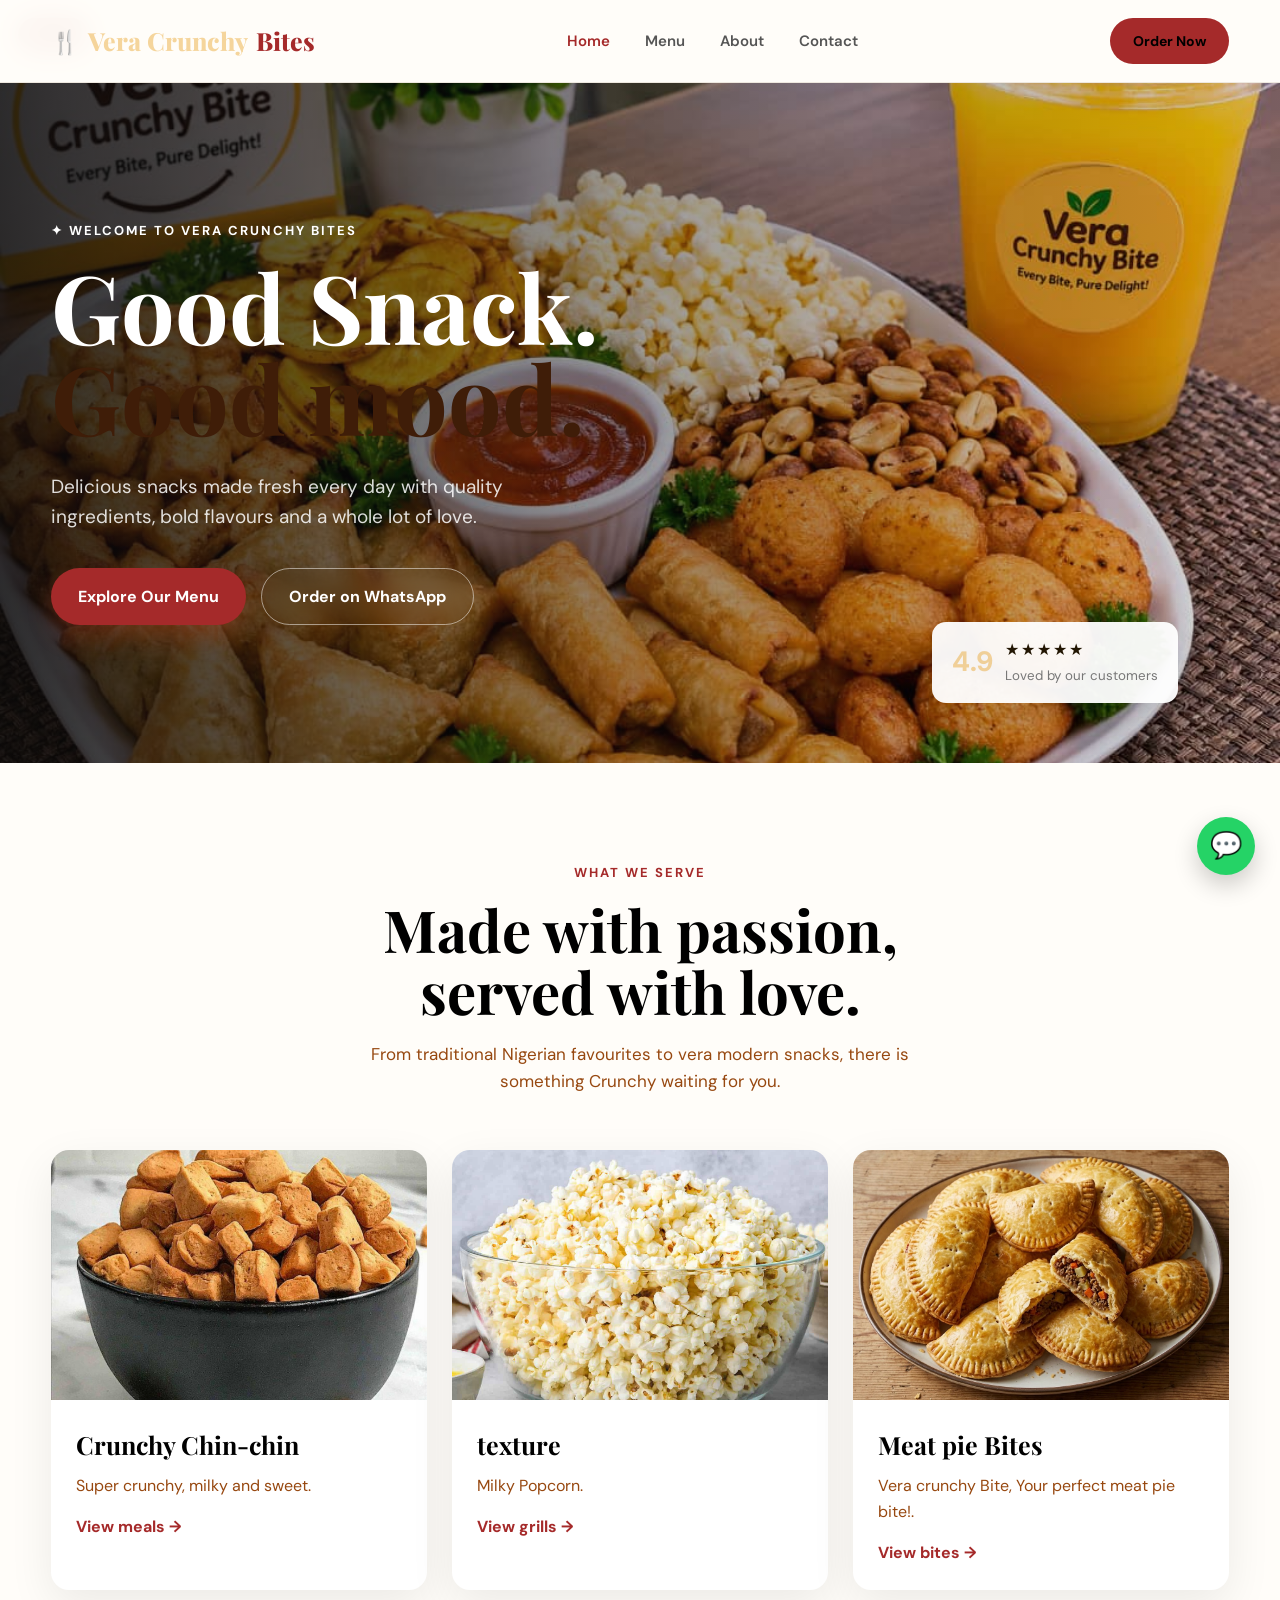
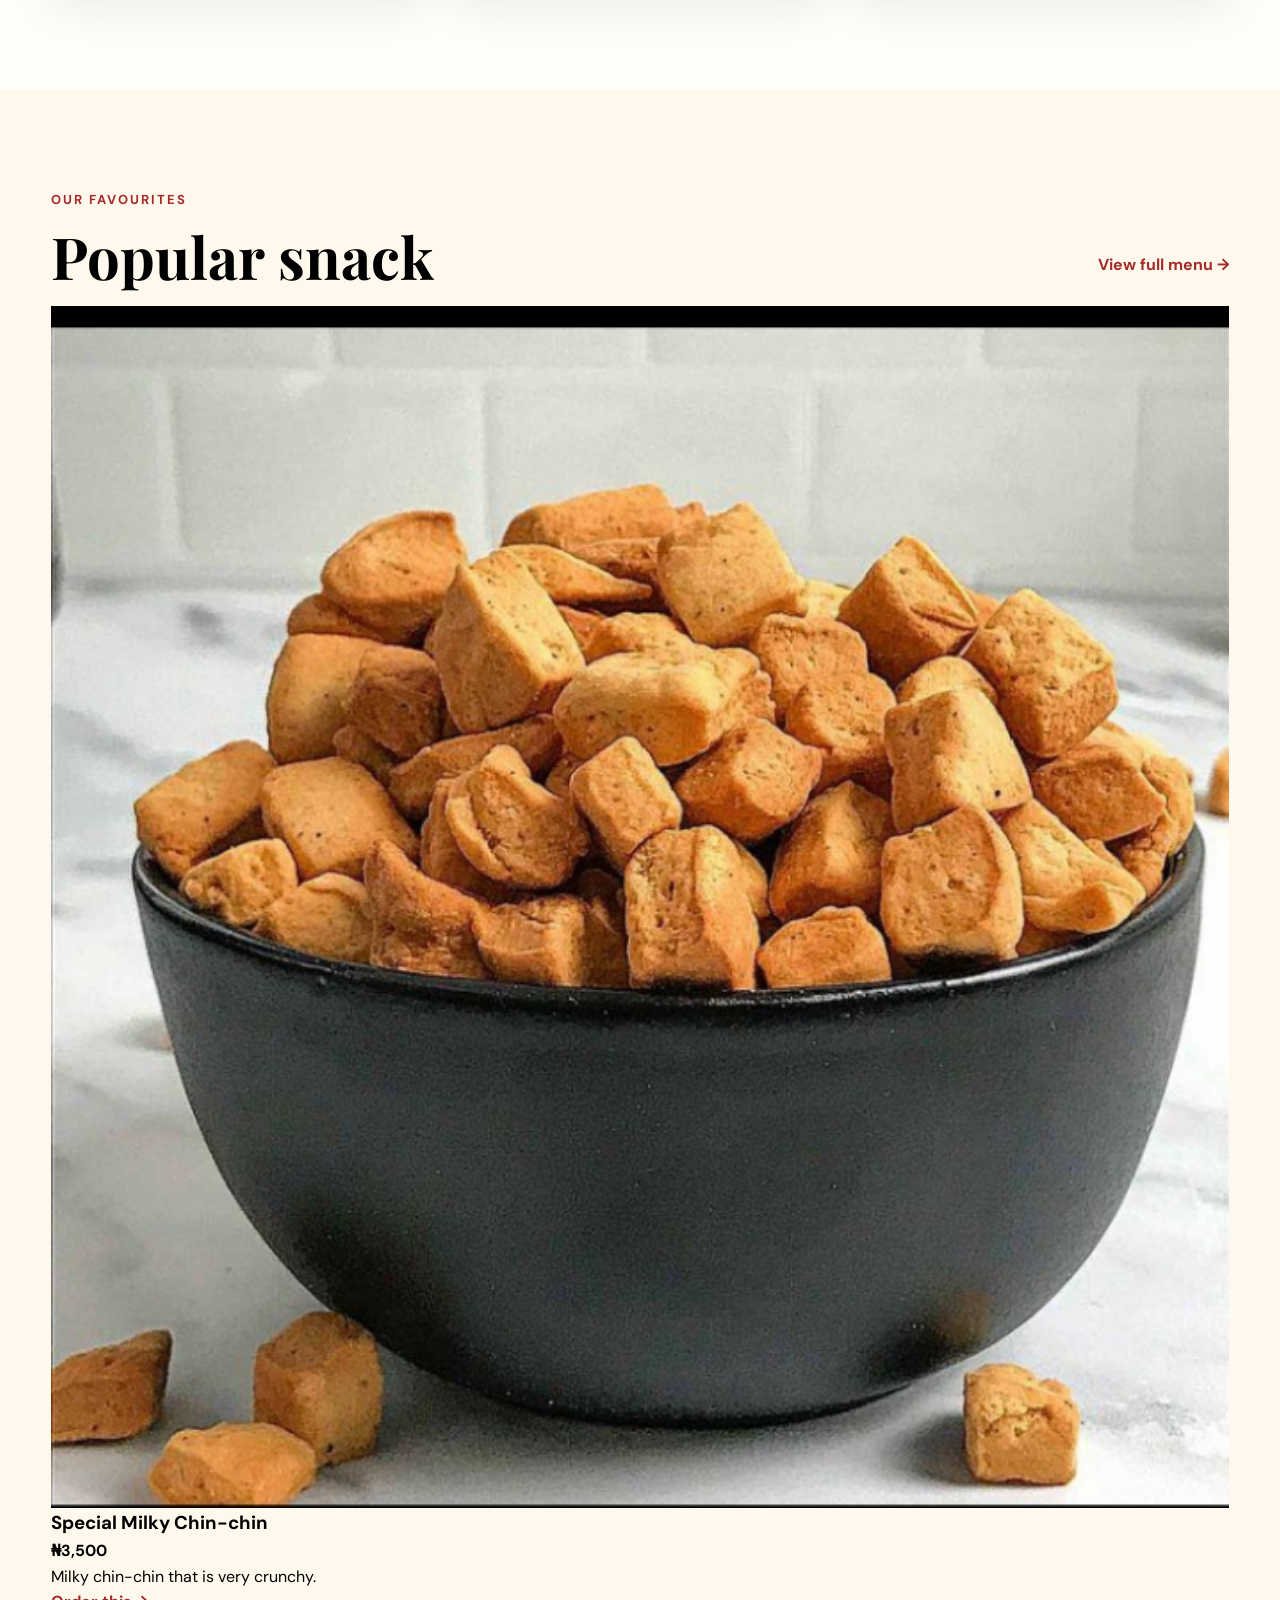
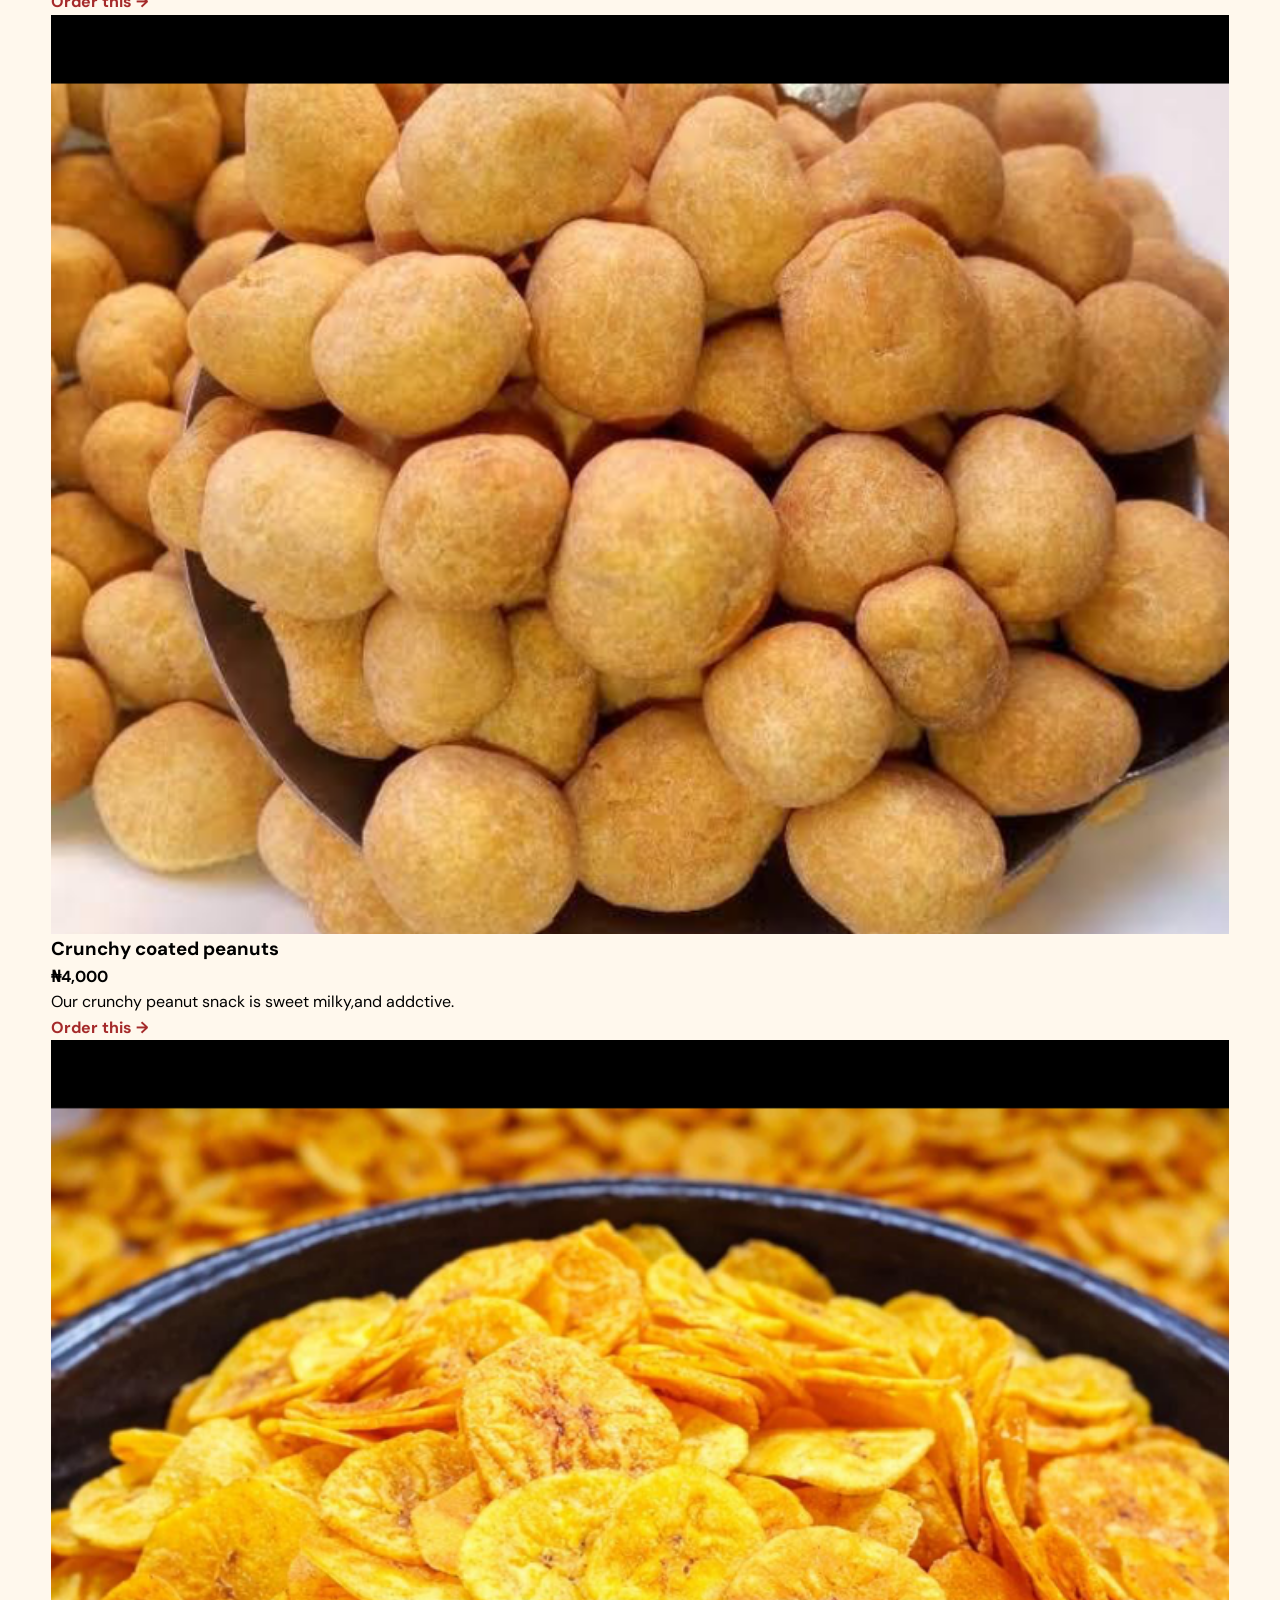
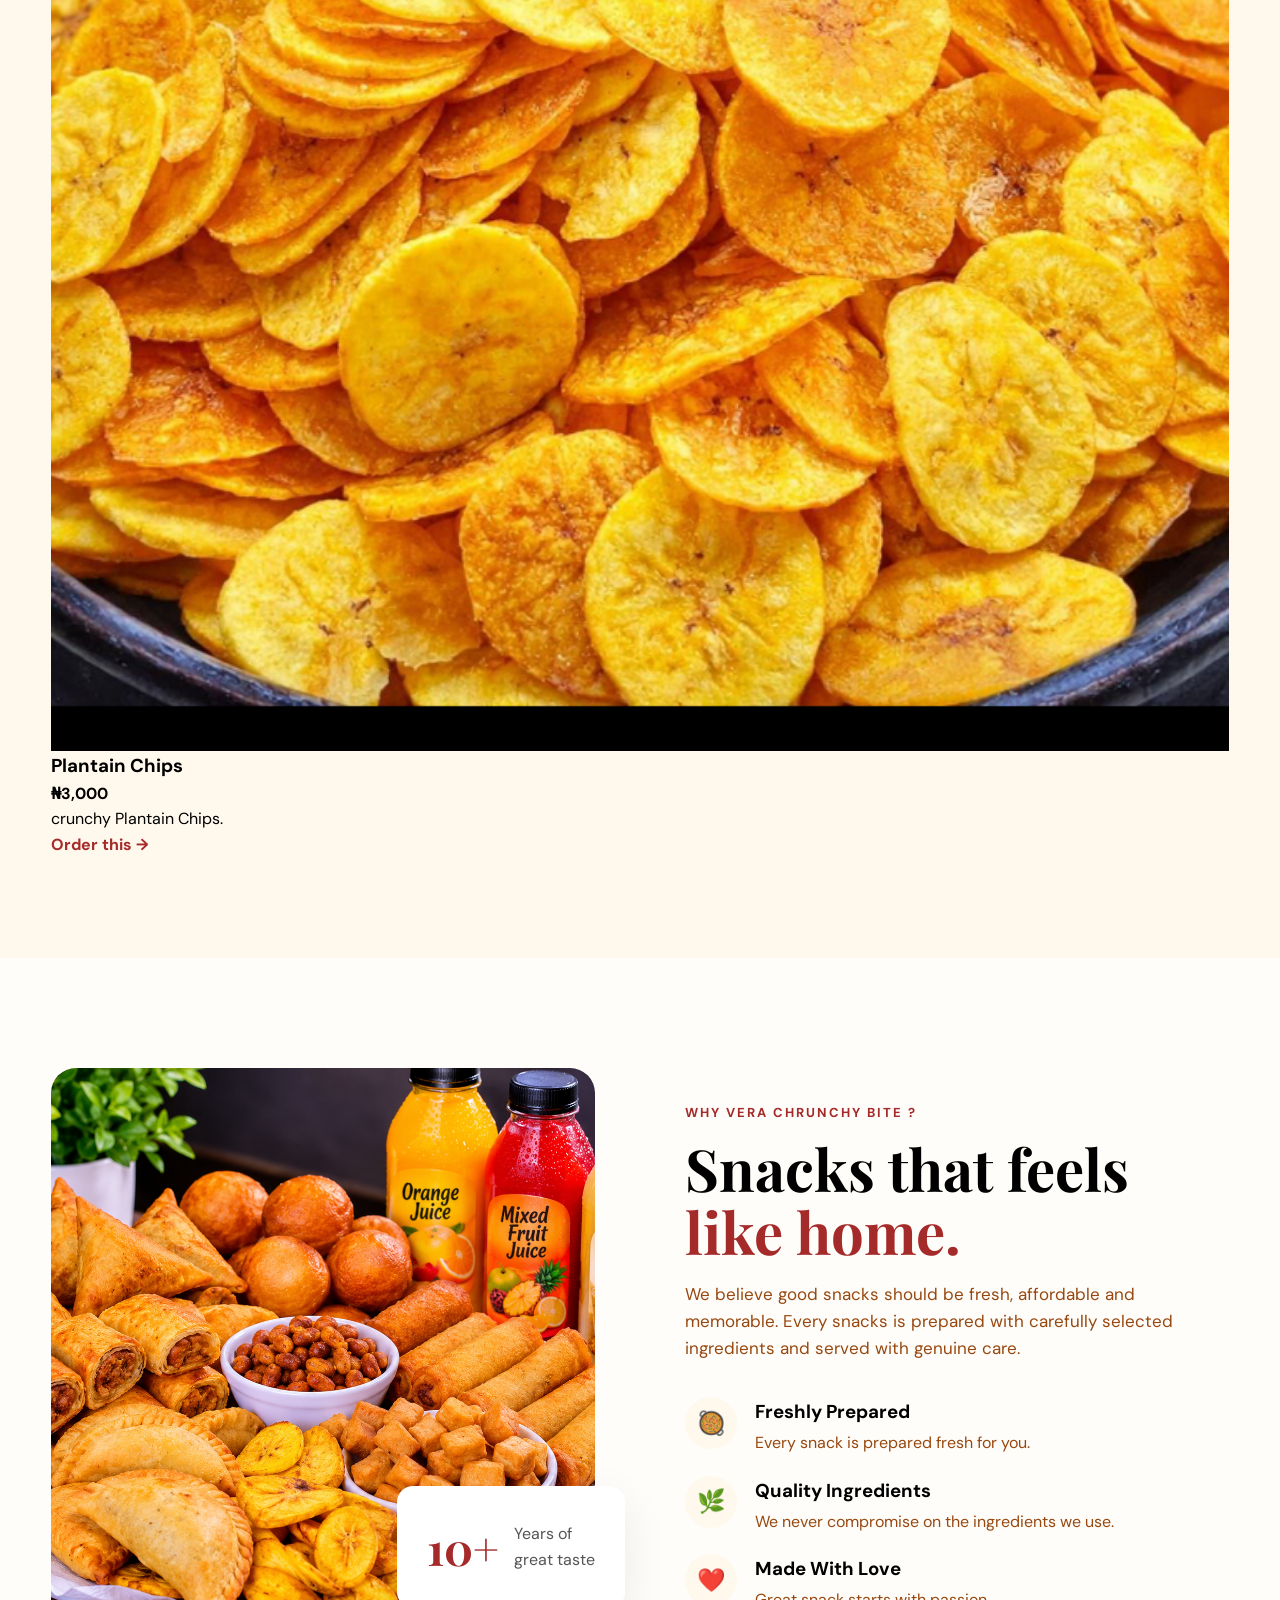
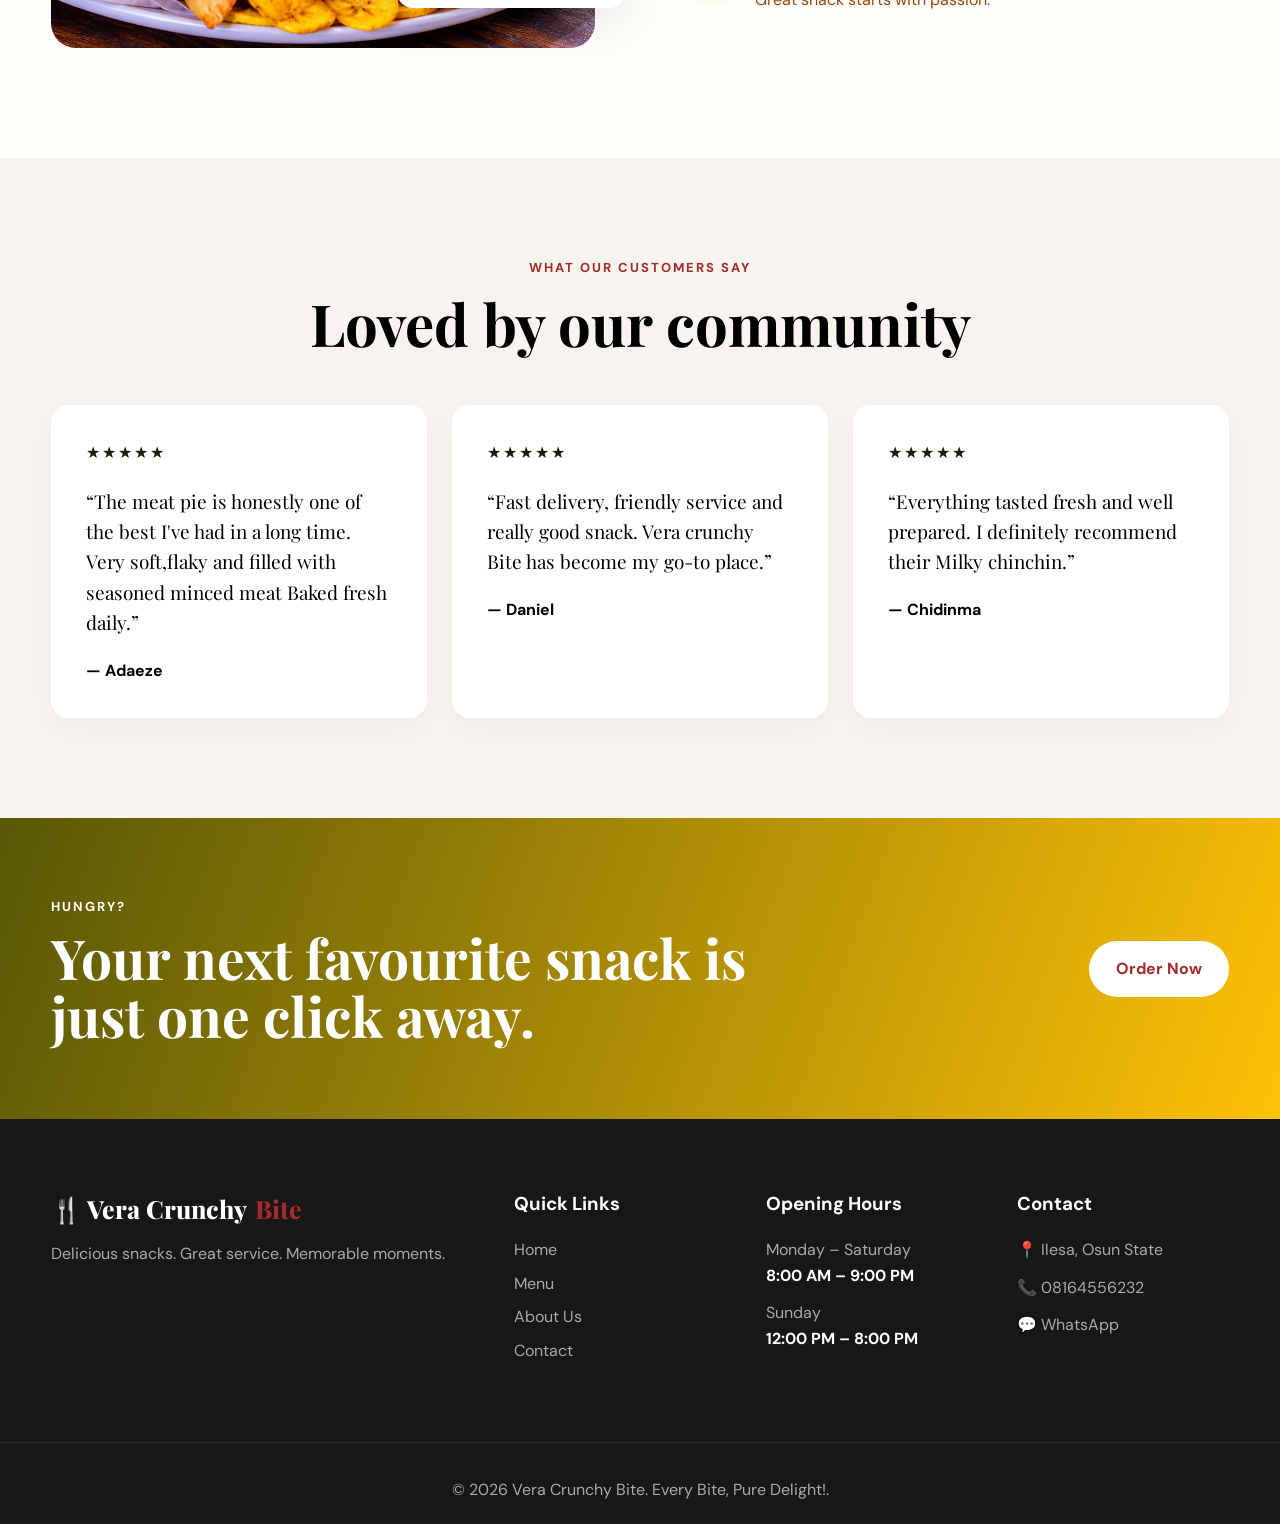
<file: index.html>
<!DOCTYPE html>
<html lang="en">
<head>
    <meta charset="UTF-8">
    <meta name="viewport" content="width=device-width, initial-scale=1.0">
    <title>Vera Crunchy Bite | Fresh. Delicious. Local.</title>
    <link rel="preconnect" href="https://fonts.googleapis.com">
    <link rel="preconnect" href="https://fonts.gstatic.com" crossorigin>
    <link href="https://fonts.googleapis.com/css2?family=DM+Sans:wght@400;500;600;700&family=Playfair+Display:wght@600;700;800&display=swap" rel="stylesheet">
    <link rel="stylesheet" href="style.css">
</head>
<body>
<!-- ================= NAVBAR ================= -->
<header class="navbar">
    <div class="container nav-wrapper">
        <a href="index.html" class="logo">
            <span class="logo-icon">🍴</span>
                Vera Crunchy<span>Bites</span>
        </a>
        <nav class="nav-links">
            <a href="index.html" class="active">Home</a>
            <a href="menu.html">Menu</a>
            <a href="about.html">About</a>
            <a href="contact.html">Contact</a>
        </nav>
        <a href="https://wa.me/2348164556232" class="nav-order">
            Order Now
        </a>
        <button class="menu-toggle" id="menuToggle">
            ☰
        </button>
    </div>
</header>
<!-- ================= HERO ================= -->
<section class="hero">
    <div class="hero-overlay"></div>
    <div class="container hero-content">
        <div class="hero-text">
            <div class="small-label">
                ✦ WELCOME TO  VERA CRUNCHY BITES
            </div>
            <h1>
                Good Snack.
                <br>
                <span>Good mood.</span>
            </h1>
            <p>
                Delicious snacks made fresh every day with quality
                ingredients, bold flavours and a whole lot of love.
            </p>
            <div class="hero-buttons">
                <a href="menu.html" class="btn btn-primary">
                    Explore Our Menu
                </a>
                <a href="https://wa.me/+2348164556232" class="btn btn-outline">
                    Order on WhatsApp
                </a>
            </div>
        </div>
    </div>
    <div class="hero-badge">
        <strong>4.9</strong>
        <div>
            <div class="stars">★★★★★</div>
            <small>Loved by our customers</small>
        </div>
    </div>
</section>
<!-- ================= INTRO ================= -->
<section class="section intro">
    <div class="container">
        <div class="section-heading center">
            <span>WHAT WE SERVE</span>
            <h2>
                Made with passion,
                <br>
                served with love.
            </h2>
            <p>
                From traditional Nigerian favourites to vera modern
                snacks, there is something Crunchy waiting for you.
            </p>
        </div>
        <div class="food-categories">
            <div class="category-card">
                <div class="category-image">
                    <img src="chin-chin image.png">
                </div>
                <div class="category-content">
                    <h3>Crunchy Chin-chin</h3>
                    <p>Super crunchy, milky and sweet.</p>
                    <a href="menu.html">View meals →</a>
                </div>
            </div>
            <div class="category-card">
                <div class="category-image">
                    <img src="popcorn2 image.png">
                </div>
                <div class="category-content">
                    <h3>texture</h3>
                    <p> Milky Popcorn.</p>
                    <a href="menu.html">View grills →</a>
                </div>
            </div>
            <div class="category-card">
                <div class="category-image">
                    <img src="meat pie image.jpg">
                </div>
                <div class="category-content">
                    <h3>Meat pie Bites</h3>
                    <p>Vera crunchy Bite, Your perfect meat pie bite!.</p>
                    <a href="menu.html">View bites →</a>
                </div>
            </div>
        </div
    </div>
</section>
<!-- ================= POPULAR ================= -->
<section class="section popular">
    <div class="container">
        <div class="section-heading">
            <span>OUR FAVOURITES</span>
            <h2>Popular snack</h2>
            <a href="menu.html" class="view-menu">
                View full menu →
            </a>
        </div>
        <div class="snack-grid">
            <article class="snack-card">
                <div class="snack-image">
                    <img src="chin-chin image.png">
                    <span class="popular-tag">
                        Popular
                    </span>
                </div>
                <div class="snack-info">
                    <div class="snack-title">
                        <h3>Special Milky Chin-chin</h3>
                        <strong>₦3,500</strong>
                    </div>
                    <p>
                        Milky chin-chin that is very crunchy.
                    </p>
                    <a href="https://wa.me/2348164556232?text=Hello%20Tasty%20Bites,%20I%20want%20to%20order%20Special%20Jollof%20Rice."
                       class="order-link">
                        Order this →
                    </a>
                </div>
            </article>
            <article class="snack-card">
                <div class="snack-image">
                    <img src="peanut Burger.png">
                </div>
                <div class="snack-info">
                    <div class="snack-title">
                        <h3>Crunchy coated peanuts</h3>
                        <strong>₦4,000</strong>
                    </div>
                    <p>
                        Our crunchy peanut snack is sweet
                         milky,and addctive.
                    </p>
                    <a href="https://wa.me/2348164556232?text=Hello%20Tasty%20Bites,%20I%20want%20to%20order%20Grilled%20Chicken."
                       class="order-link">
                        Order this →
                    </a>
                </div>
            </article>
            <article class="snack-card">
                <div class="snack-image">
                    <img src="plantain chips image.png">
                </div>
                <div class="snack-info">
                    <div class="snack-title">
                     <h3>Plantain Chips</h3>
                        <strong>₦3,000</strong>
                    </div>
                    <p>
                         crunchy Plantain Chips.
                    </p>
                    <a href="https://wa.me/2348164556232?text=Hello%20Tasty%20Bites,%20I%20want%20to%20order%20a%20Classic%20Burger."
                       class="order-link">
                        Order this →
                    </a>
                </div>
            </article>
        </div>
    </div>
</section>
<!-- ================= WHY US ================= -->
<section class="why-us">
    <div class="container why-grid">
        <div class="why-image">
            <img src="Small chops.png">
            <div class="experience-card">
                <strong>10+</strong>
                <span>
                    Years of<br>
                    great taste
                </span>
            </div>
        </div>
        <div class="why-content">
            <span class="eyebrow">
                WHY VERA CHRUNCHY BITE ?
            </span>
            <h2>
                Snacks that feels
                <span>like home.</span>
            </h2>
            <p>
                We believe good snacks should be fresh, affordable and
                memorable. Every snacks is prepared with carefully
                selected ingredients and served with genuine care.
            </p>
            <div class="features">
                <div class="feature">
                    <div class="feature-icon">🥘</div>
                    <div>
                        <h3>Freshly Prepared</h3>
                        <p>Every snack is prepared fresh for you.</p>
                    </div>
                </div>
                <div class="feature">
                    <div class="feature-icon">🌿</div>
                    <div>
                        <h3>Quality Ingredients</h3>
                        <p>We never compromise on the ingredients we use.</p>
                    </div>
                </div>
                <div class="feature">
                    <div class="feature-icon">❤️</div>
                    <div>
                        <h3>Made With Love</h3>
                        <p>Great snack starts with passion.</p>
                    </div>
                </div>
            </div>
        </div>
    </div>
</section>
<!-- ================= TESTIMONIAL ================= -->
<section class="section testimonial-section">
    <div class="container">
        <div class="section-heading center">
            <span>WHAT OUR CUSTOMERS SAY</span>
            <h2>Loved by our community</h2>
        </div>
        <div class="testimonial-grid">
            <div class="testimonial">
                <div class="stars">★★★★★</div>
                <p>
                    “The meat pie is honestly one of the best I've
                    had in a long time. Very soft,flaky and filled 
                    with seasoned minced meat Baked fresh daily.”
                </p>
                <strong>— Adaeze</strong>
            </div>
            <div class="testimonial">
                <div class="stars">★★★★★</div>
                <p>
                    “Fast delivery, friendly service and really good
                    snack. Vera crunchy Bite has become my go-to place.”
                </p>
                <strong>— Daniel</strong>
            </div>
            <div class="testimonial">
                <div class="stars">★★★★★</div>
                <p>
                    “Everything tasted fresh and well prepared. I
                    definitely recommend their Milky chinchin.”
                </p>
                <strong>— Chidinma</strong>
            </div>
        </div>
    </div>
</section>
<!-- ================= CTA ================= -->
<section class="cta">
    <div class="container cta-content">
        <div>
            <span>HUNGRY?</span>
            <h2>
                Your next favourite snack
                is just one click away.
            </h2>
        </div>
        <a href="https://wa.me/2348164556232" class="btn btn-white">
            Order Now
        </a>
    </div>
</section>
<!-- ================= FOOTER ================= -->
<footer>
    <div class="container footer-grid">
        <div>
            <a href="index.html" class="logo footer-logo">
                🍴 Vera Crunchy<span>Bite</span>
            </a>
            <p>
                Delicious snacks. Great service.
                Memorable moments.
            </p>
        </div>
        <div>
            <h3>Quick Links</h3>
            <a href="index.html">Home</a>
            <a href="menu.html">Menu</a>
            <a href="about.html">About Us</a>
            <a href="contact.html">Contact</a>
        </div>
        <div>
            <h3>Opening Hours</h3>
            <p>Monday – Saturday</p>
            <strong>8:00 AM – 9:00 PM</strong>
            <p>Sunday</p>
            <strong>12:00 PM – 8:00 PM</strong>
        </div>
        <div>
            <h3>Contact</h3>
            <p>📍 Ilesa, Osun State</p>
            <p>📞 08164556232</p>
            <p>💬 WhatsApp</p>
        </div>
    </div>
    <div class="footer-bottom">
        <p>
            © 2026 Vera Crunchy Bite. Every Bite, Pure Delight!.
        </p>
    </div>
</footer>
<a href="https://wa.me/+2348164556232"
   class="whatsapp">
    💬
</a>
<script src="script.js"></script>
</body>
</html>
</file>
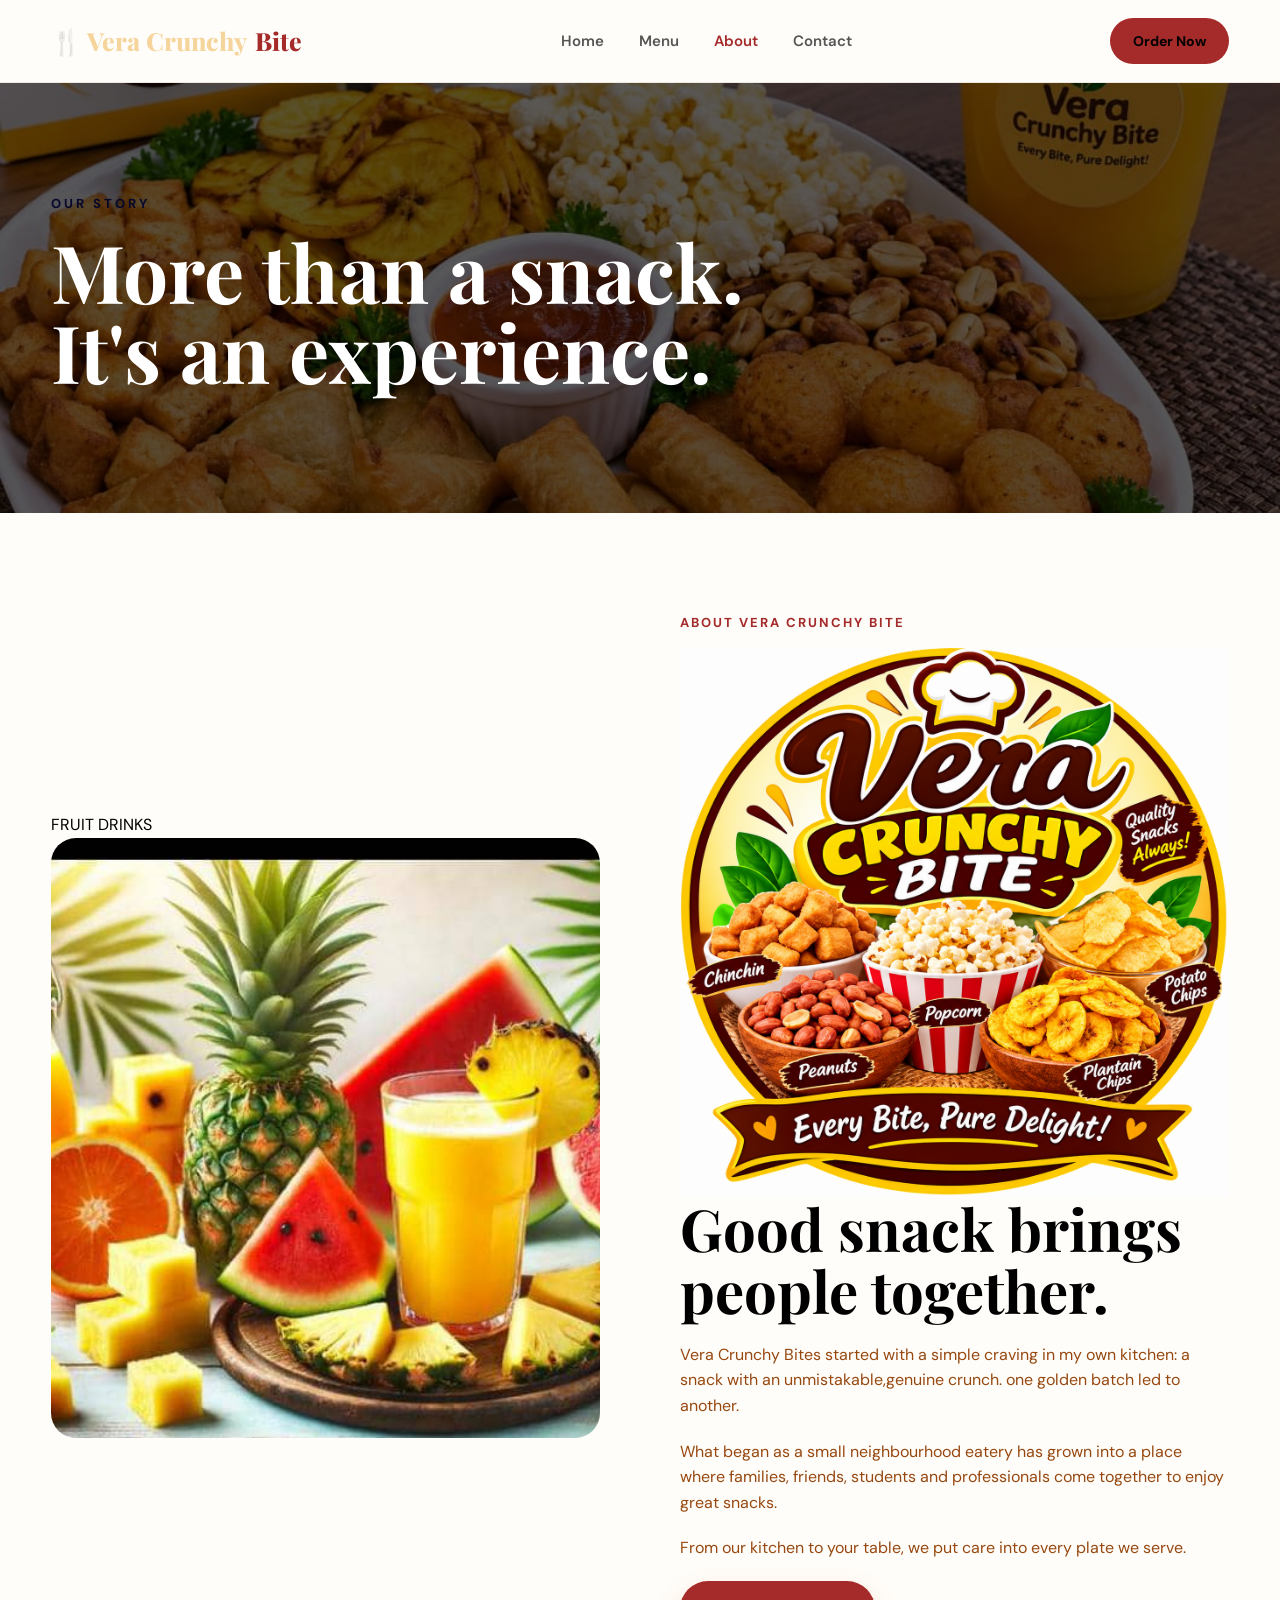
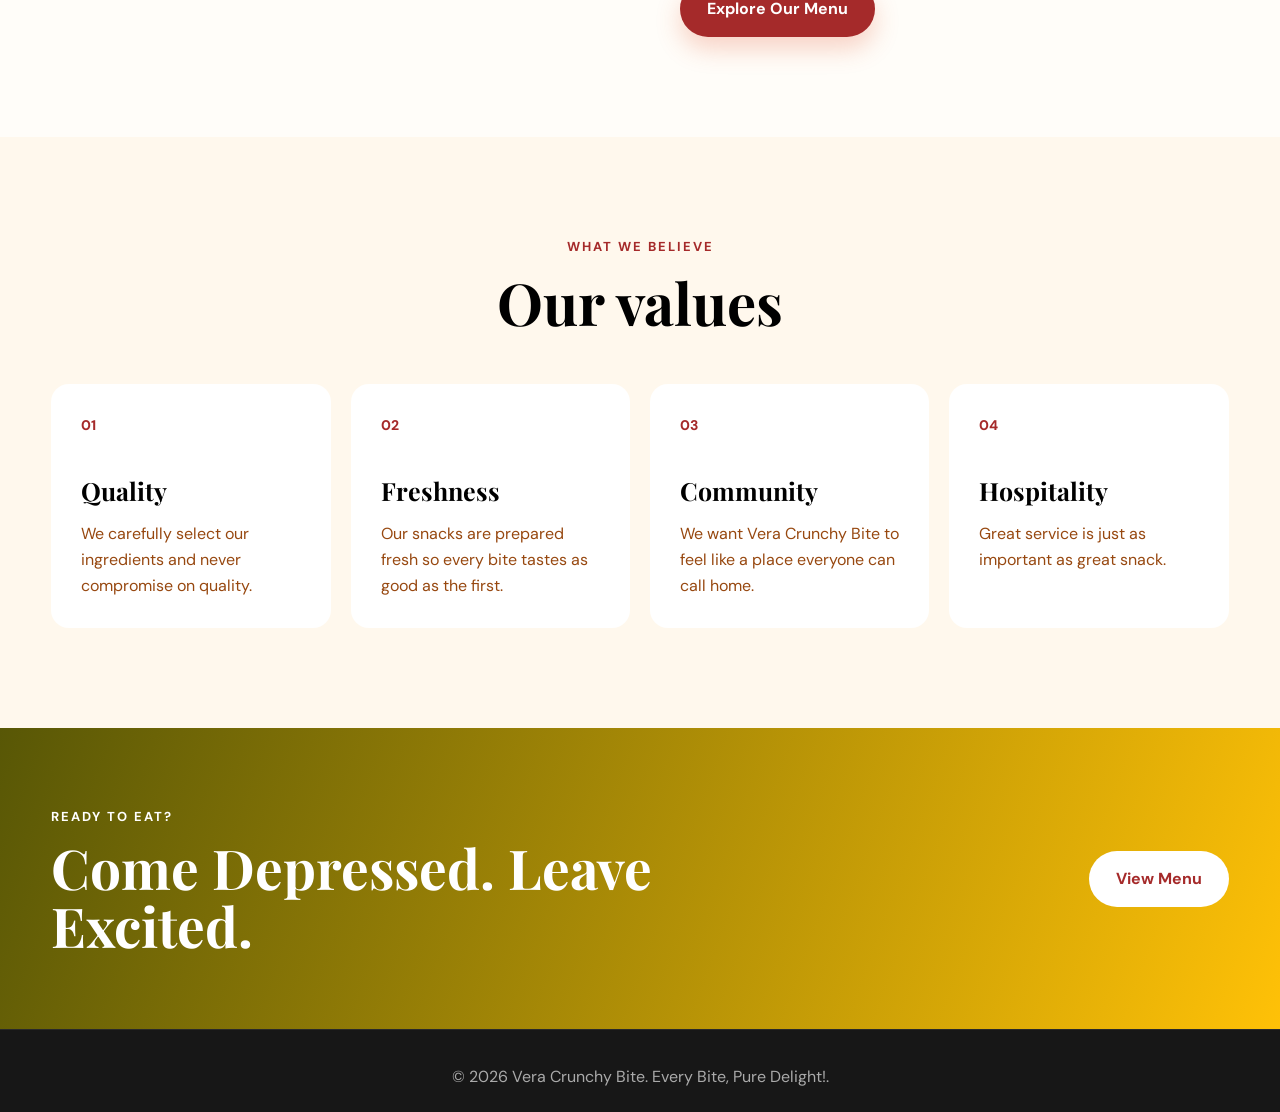
<file: about.html>
<!DOCTYPE html>
<html lang="en">
<head>
    <meta charset="UTF-8">
    <meta name="viewport" content="width=device-width, initial-scale=1.0">
    <title>About Us | Vera Crunchy Bite</title>
    <link rel="preconnect" href="https://fonts.googleapis.com">
    <link rel="preconnect" href="https://fonts.gstatic.com" crossorigin>
    <link href="https://fonts.googleapis.com/css2?family=DM+Sans:wght@400;500;600;700&family=Playfair+Display:wght@600;700;800&display=swap" rel="stylesheet">
    <link rel="stylesheet" href="style.css">
</head>
<body>
<header class="navbar">
    <div class="container nav-wrapper">
        <a href="index.html" class="logo">
            🍴 Vera Crunchy<span>Bite</span>
        </a>
        <nav class="nav-links">
            <a href="index.html">Home</a>
            <a href="menu.html">Menu</a>
            <a href="about.html" class="active">About</a>
            <a href="contact.html">Contact</a>
        </nav>
        <a href="https://wa.me/2348164556232"
           class="nav-order">
            Order Now
        </a>
        <button class="menu-toggle" id="menuToggle">
            ☰
        </button>
    </div>
</header>
<section class="page-hero about-hero">
    <div class="container">
        <span>OUR STORY</span>
        <h1>
            More than a snack.
            <br>
            It's an experience.
        </h1>
    </div>
</section>
<section class="section">
    <div class="container story-grid">
        <div class="story-image">
                     FRUIT DRINKS
            <img src="Mixed fruit image.jpg">
        </div>
        <div class="story-content">
            <span class="eyebrow">
                   ABOUT VERA CRUNCHY BITE 
            </span>
            <h2>
                <img src="vera logo.png">
                Good snack brings
                people together.
            </h2>
            <p>
                Vera Crunchy Bites started with a simple craving in my own kitchen:
                a snack with an unmistakable,genuine crunch.
                one golden batch led to another.
            </p>
            <p>
                What began as a small neighbourhood eatery
                has grown into a place where families,
                friends, students and professionals come
                together to enjoy great snacks.
            </p>
            <p>
                From our kitchen to your table, we put care
                into every plate we serve.
            </p>
            <a href="menu.html" class="btn btn-primary">
                Explore Our Menu
            </a>
        </div>
    </div>
</section>
<section class="values-section">
    <div class="container">
        <div class="section-heading center">
            <span>WHAT WE BELIEVE</span>
            <h2>Our values</h2>
        </div>
        <div class="values-grid">
            <div class="value-card">
                <div>01</div>
                <h3>Quality</h3>
                <p>
                    We carefully select our ingredients
                    and never compromise on quality.
                </p>
            </div>
            <div class="value-card">
                <div>02</div>
                <h3>Freshness</h3>
                <p>
                    Our snacks are prepared fresh so every
                    bite tastes as good as the first.
                </p>
            </div>
            <div class="value-card">
                <div>03</div>
                <h3>Community</h3>
                <p>
                    We want Vera Crunchy Bite to feel like a
                    place everyone can call home.
                </p>
            </div>
            <div class="value-card">
                <div>04</div>
                <h3>Hospitality</h3>
                <p>
                    Great service is just as important
                    as great snack.
                </p>
            </div>
        </div>
    </div>
</section>
<section class="cta">
    <div class="container cta-content">
        <div>
            <span>READY TO EAT?</span>
            <h2>
                Come Depressed.
                Leave Excited.
            </h2>
        </div>
        <a href="menu.html" class="btn btn-white">
            View Menu
        </a>
    </div>
</section>
<footer>
    <div class="footer-bottom">
        <p>
            © 2026 Vera Crunchy Bite. Every Bite, Pure Delight!.
        </p>
    </div>
</footer>
<script src="script.js"></script>
</body>
</html>
</file>
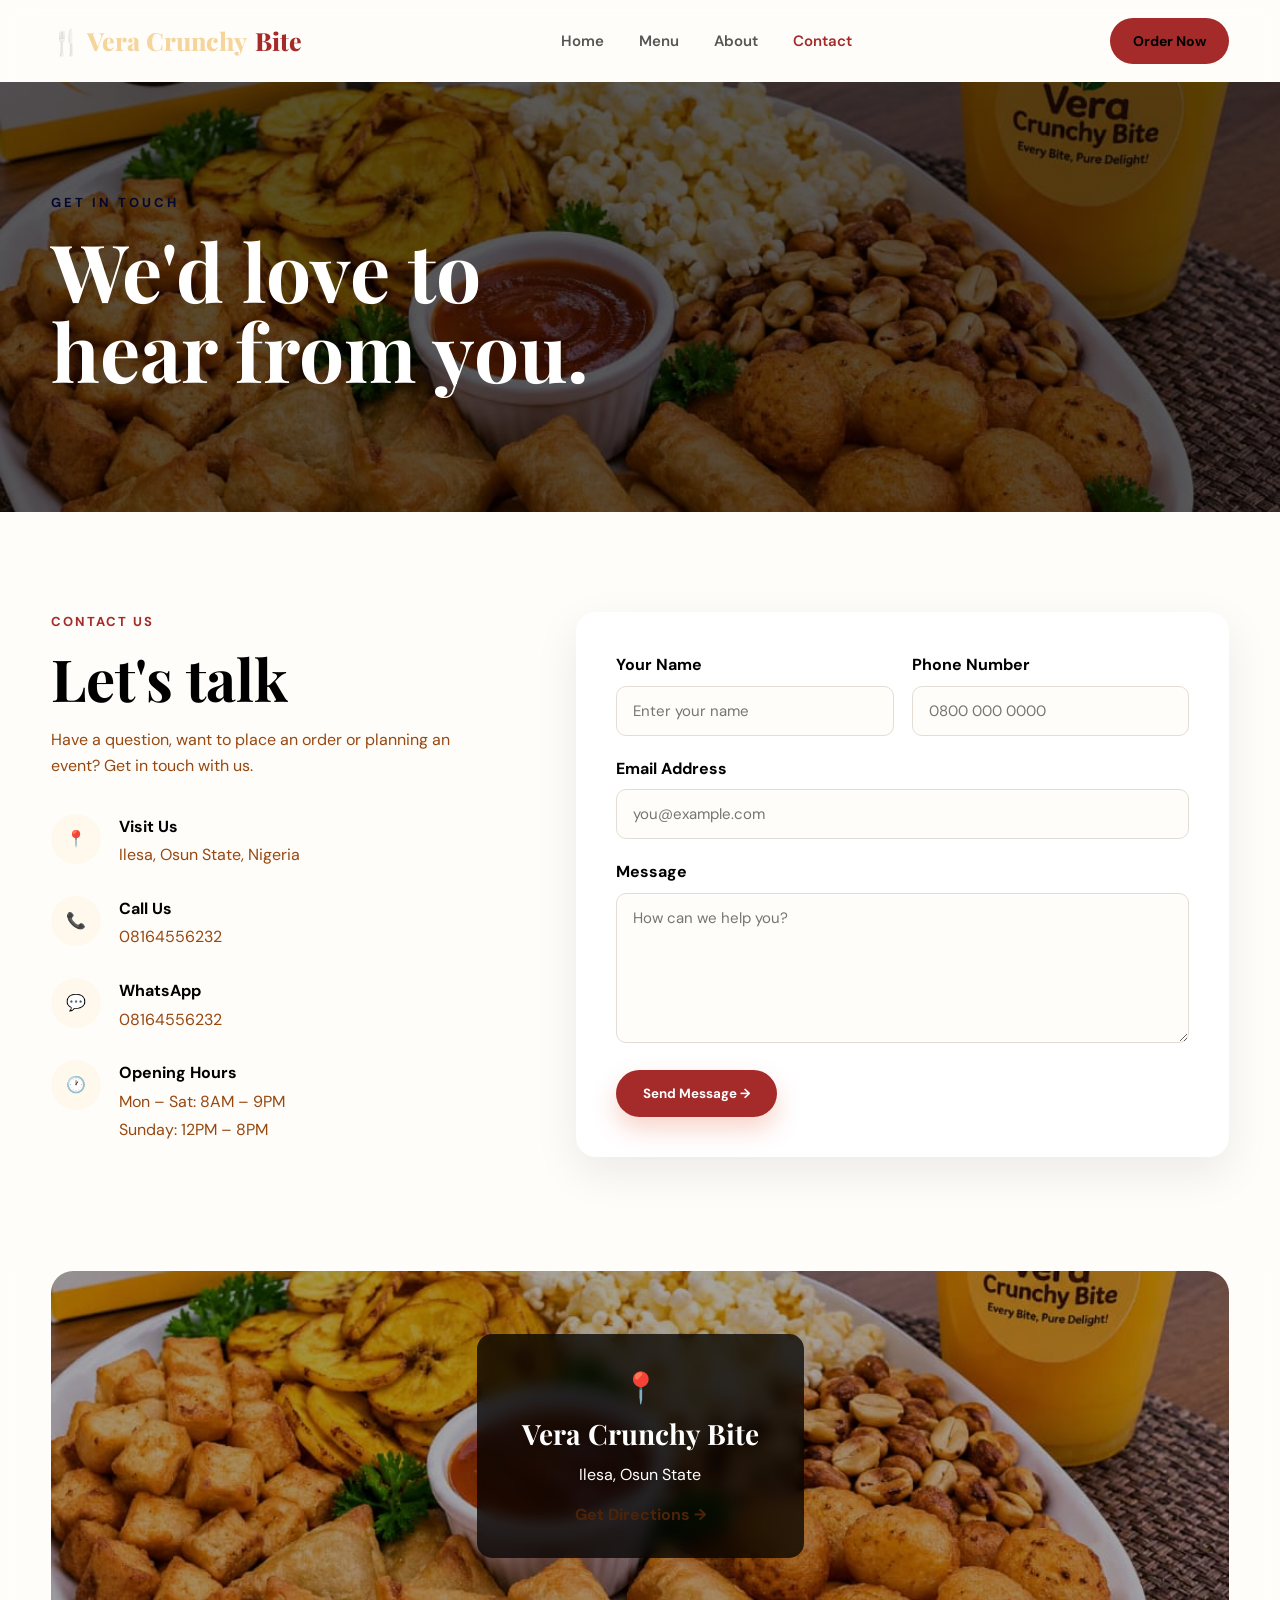
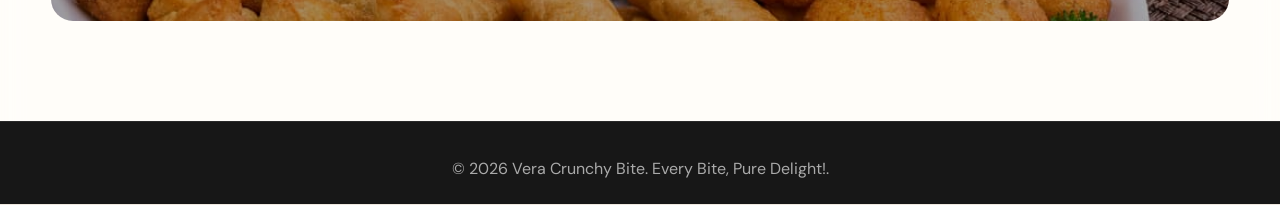
<file: contact.html>
<!DOCTYPE html>
<html lang="en">
<head>
    <meta charset="UTF-8">
    <meta name="viewport" content="width=device-width, initial-scale=1.0">
    <title>Contact | Vera Crunchy Bites</title>
    <link rel="preconnect" href="https://fonts.googleapis.com">
    <link rel="preconnect" href="https://fonts.gstatic.com" crossorigin>
    <link href="https://fonts.googleapis.com/css2?family=DM+Sans:wght@400;500;600;700&family=Playfair+Display:wght@600;700;800&display=swap" rel="stylesheet">
    <link rel="stylesheet" href="style.css">
</head>
<body
<header class="navbar">
    <div class="container nav-wrapper">
        <a href="index.html" class="logo">
            🍴 Vera Crunchy<span>Bite</span>
        </a>
        <nav class="nav-links">
            <a href="index.html">Home</a>
            <a href="menu.html">Menu</a>
            <a href="about.html">About</a>
            <a href="contact.html" class="active">Contact</a>
        </nav>
        <a href="https://wa.me/2348164556232"
           class="nav-order">
            Order Now
        </a>
        <button class="menu-toggle" id="menuToggle">
            ☰
        </button>
    </div>
</header>
<section class="page-hero contact-hero">
    <div class="container">
        <span>GET IN TOUCH</span>
        <h1>
            We'd love to
            <br>
            hear from you.
        </h1>
    </div>
</section>
<section class="section contact-section">
    <div class="container contact-grid">
        <div class="contact-info">
            <span class="eyebrow">
                CONTACT US
            </span>
            <h2>
                Let's talk
            </h2>
            <p>
                Have a question, want to place an order or
                planning an event? Get in touch with us.
            </p>
            <div class="contact-item">
                <div class="contact-icon">
                    📍
                </div>
                <div>
                    <strong>Visit Us</strong>
                    <p>Ilesa, Osun State, Nigeria</p>
                </div>
            </div>
            <div class="contact-item">
                <div class="contact-icon">
                    📞
                </div>
                <div>
                    <strong>Call Us</strong>
                    <p>08164556232</p>
                </div>
            </div>
            <div class="contact-item">
                <div class="contact-icon">
                    💬
                </div>
                <div>
                    <strong>WhatsApp</strong>
                    <p>08164556232</p>
                </div>
            </div>
            <div class="contact-item">
                <div class="contact-icon">
                    🕐
                </div>
                <div>
                    <strong>Opening Hours</strong>
                    <p>Mon – Sat: 8AM – 9PM</p>
                    <p>Sunday: 12PM – 8PM</p>
                </div>
            </div>
        </div>
        <div class="contact-form-wrapper">
            <form>
                <div class="form-row">
                    <div class="form-group">
                        <label>Your Name</label>
                        <input
                            type="text"
                            placeholder="Enter your name"
                            required
                        >
                    </div>
                    <div class="form-group">
                        <label>Phone Number</label>
                        <input
                            type="tel"
                            placeholder="0800 000 0000"
                            required
                        >
                    </div>
                </div>
                <div class="form-group">
                    <label>Email Address</label>
                    <input
                        type="email"
                        placeholder="you@example.com"
                    >
                </div>
                <div class="form-group">
                    <label>Message</label>
                    <textarea
                        rows="6"
                        placeholder="How can we help you?"
                    ></textarea>
                </div>
                <button type="submit"
                        class="btn btn-primary form-button">
                    Send Message →
                </button>
            </form>
        </div>
    </div>
</section>
<section class="map-section">
    <div class="container">
        <div class="map-placeholder">
            <div>
                <span>📍</span>
                <h3>
                    Vera Crunchy Bite
                </h3>
                <p>
                    Ilesa, Osun State
                </p>
                <a href="https://www.google.com/maps/dir/?api=1&destination=University+of+Ilesa,Ilesa,+Osun+State,+Nigeria"
                   target="_blank">
                    Get Directions →
                </a>
            </div>
        </div>
    </div>
</section>
<footer>
    <div class="footer-bottom">
        <p>
            © 2026 Vera Crunchy Bite. Every Bite, Pure Delight!.
        </p>
    </div>
</footer>
<script src="script.js"></script>
</body>
</html>
</file>
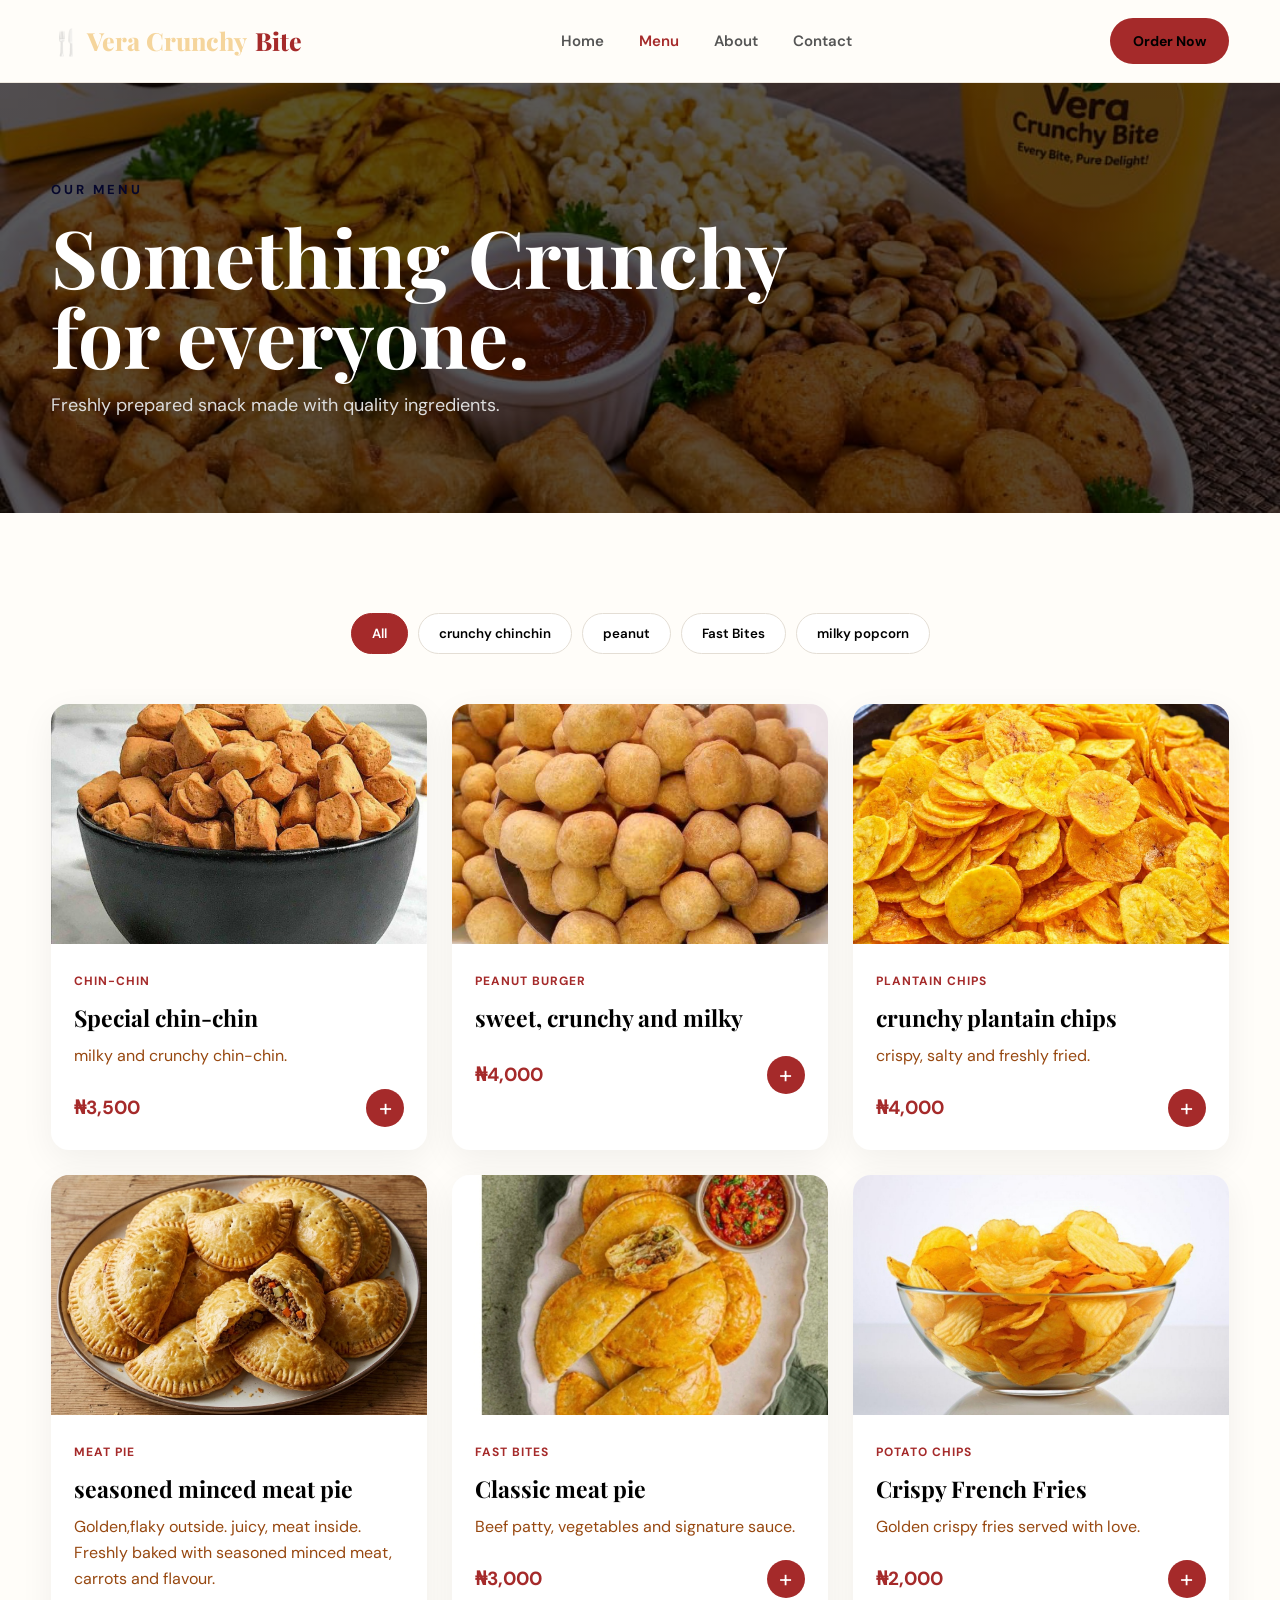
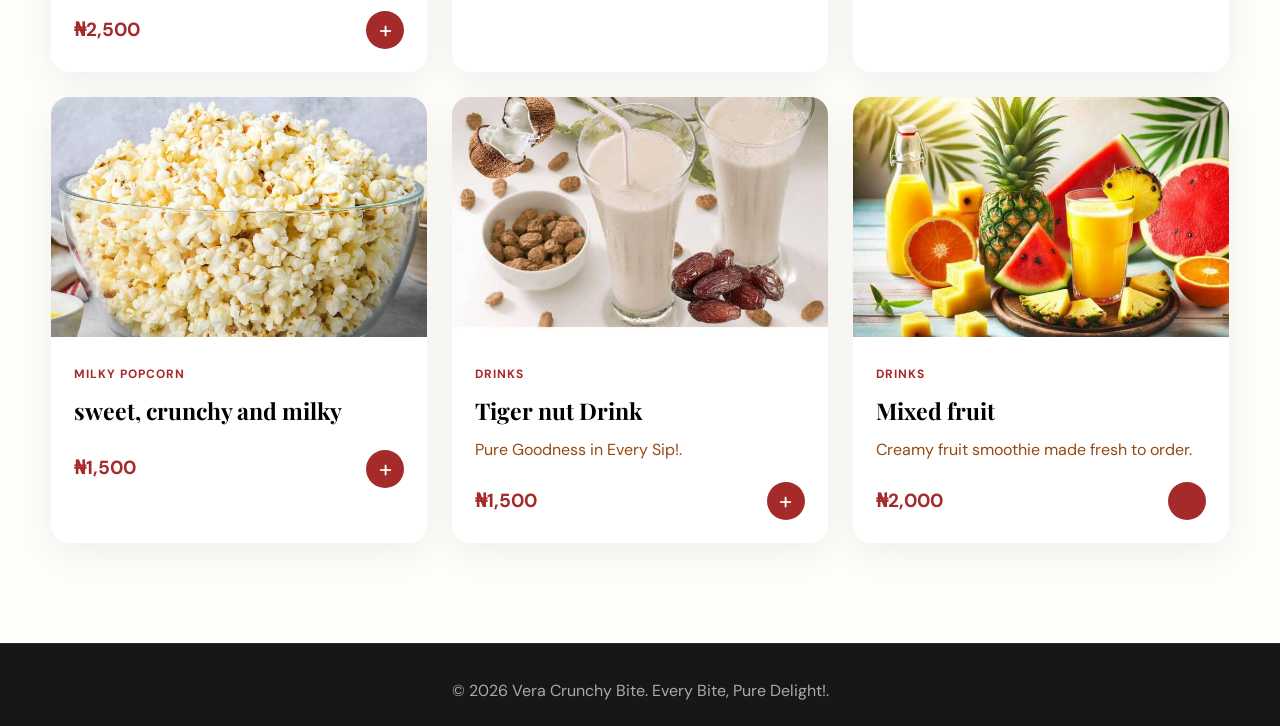
<file: menu.html>
<!DOCTYPE html>
<html lang="en">
<head>
    <meta charset="UTF-8">
    <meta name="viewport" content="width=device-width, initial-scale=1.0">
    <title>Menu | Vera Crunchy Bite</title>
    <link rel="preconnect" href="https://fonts.googleapis.com">
    <link rel="preconnect" href="https://fonts.gstatic.com" crossorigin>
    <link href="https://fonts.googleapis.com/css2?family=DM+Sans:wght@400;500;600;700&family=Playfair+Display:wght@600;700;800&display=swap" rel="stylesheet">
    <link rel="stylesheet" href="style.css">
</head>
<body>
<header class="navbar">
    <div class="container nav-wrapper">
        <a href="index.html" class="logo">
            🍴 Vera Crunchy<span>Bite</span>
        </a>
        <nav class="nav-links">
            <a href="index.html">Home</a>
            <a href="menu.html" class="active">Menu</a>
            <a href="about.html">About</a>
            <a href="contact.html">Contact</a>
        </nav>
        <a href="https://wa.me/2348164556232"
           class="nav-order">
            Order Now
        </a>
        <button class="menu-toggle" id="menuToggle">
            ☰
        </button>
    </div>
</header>
<section class="page-hero">
    <div class="container">
        <span>OUR MENU</span>
        <h1>
            Something Crunchy
            <br>
            for everyone.
        </h1>
        <p>
            Freshly prepared snack made with quality ingredients.
        </p>
    </div>
</section>
<section class="section menu-section">
    <div class="container">
        <div class="menu-tabs">
            <button class="filter active" data-filter="all">
                All
            </button>
            <button class="filter" data-filter="chinchin">
                crunchy chinchin
            </button>
            <button class="filter" data-filter="peanut">
                peanut
            </button>
            <button class="filter" data-filter="fast">
                Fast Bites
            </button>
            <button class="filter" data-filter="popcorn">
                milky popcorn
            </button>
        </div>
        <div class="menu-grid">
            <article class="menu-card" data-category="rice">
                <img src="chin-chin image.png">
                <div class="menu-card-content">
                    <span class="menu-category">
                        chin-chin
                    </span>
                    <h3>Special chin-chin</h3>
                    <p>
                        milky and crunchy chin-chin.
                    </p>
                    <div class="menu-price">
                        <strong>₦3,500</strong>
                        <a href="https://wa.me/2348164556232">
                            +
                        </a>
                    </div>
                </div>
            </article>
            <article class="menu-card" data-category="rice">
                <img src="peanut Burger.png">
                <div class="menu-card-content">
                    <span class="menu-category">
                        peanut Burger
                    </span>
                    <h3>sweet, crunchy and milky</h3>
                    <div class="menu-price">
                        <strong>₦4,000</strong>
                        <a href="https://wa.me/2348164556232">
                            +
                        </a>
                    </div>
                </div>
            </article>
            <article class="menu-card" data-category="grills">
                <img src="plantain chips image.png">
                <div class="menu-card-content">
                    <span class="menu-category">
                        plantain chips
                    </span>
                    <h3>crunchy plantain chips</h3>
                    <p>
                        crispy, salty and freshly fried.
                    </p>
                    <div class="menu-price">
                        <strong>₦4,000</strong>
                        <a href="https://wa.me/2348164556232">
                            +
                        </a>
                    </div>
                </div>
            </article>
            <article class="menu-card" data-category="grills">
                <img src="meat pie image.jpg">
                <div class="menu-card-content">
                    <span class="menu-category">
                        Meat pie
                    </span>
                    <h3>seasoned minced meat pie</h3>
                    <p>
                        Golden,flaky outside. juicy, meat inside.
                        Freshly baked with seasoned minced meat, carrots and flavour.
                    </p>
                    <div class="menu-price">
                        <strong>₦2,500</strong>
                        <a href="https://wa.me/2348164556232">
                            +
                        </a>
                    </div>
                </div>
            </article>
            <article class="menu-card" data-category="fast">
                <img src="meat pie2 image.png">
                <div class="menu-card-content">
                    <span class="menu-category">
                        Fast Bites
                    </span>
                    <h3>Classic meat pie</h3>
                    <p>
                        Beef patty, vegetables and signature sauce.
                    </p>
                    <div class="menu-price">
                        <strong>₦3,000</strong>
                        <a href="https://wa.me/2348164556232">
                            +
                        </a>
                    </div>
                </div>
            </article>
            <article class="menu-card" data-category="fast">
                <img src="potato chips image.png">
                <div class="menu-card-content">
                    <span class="menu-category">
                        Potato chips
                    </span>
                    <h3>Crispy French Fries</h3>
                    <p>
                        Golden crispy fries served with love.
                    </p>
                    <div class="menu-price">
                        <strong>₦2,000</strong>
                        <a href="https://wa.me/2348164556232">
                            +
                        </a>
                    </div>
                </div>
            </article>
             <article class="menu-card" data-category="rice">
                <img src="popcorn2 image.png">
                <div class="menu-card-content">
                    <span class="menu-category">
                        Milky popcorn
                    </span>
                    <h3>sweet, crunchy and milky</h3>
                    <div class="menu-price">
                        <strong>₦1,500</strong>
                        <a href="https://wa.me/2348164556232">
                            +
                        </a>
                    </div>
                </div>
            </article>
            <article class="menu-card" data-category="drinks">
                <img src="Tiger nut drink image.jpg">
                <div class="menu-card-content">
                    <span class="menu-category">
                         Drinks
                    </span>
                    <h3>Tiger nut Drink</h3>
                    <p>
                        Pure Goodness in Every Sip!.
                    </p>
                    <div class="menu-price">
                        <strong>₦1,500</strong>
                        <a href="https://wa.me/2348164556232">
                            +
                        </a>
                    </div>
                </div>
            </article>
            <article class="menu-card" data-category="drinks">
                <img src="Mixed fruit image.jpg">
                <div class="menu-card-content">
                    <span class="menu-category">
                        Drinks
                    </span>
                    <h3>Mixed fruit</h3>
                    <p>
                        Creamy fruit smoothie made fresh to order.
                    </p>
                    <div class="menu-price">
                        <strong>₦2,000</strong>
                        <a href="https://wa.me/+2348164556232">
                        </a>
                    </div>
                </div>
            </article>
        </div>
    </div>
</section>
<footer>
    <div class="footer-bottom">
        <p>
             © 2026 Vera Crunchy Bite. Every Bite, Pure Delight!.
        </p>
    </div>
</footer>
<script src="script.js"></script>
</body>
</html>
</file>
<file: style.css>
/* =====================================================
   RESET
===================================================== */
* {
    margin: 0;
    padding: 0;
    box-sizing: border-box;
}
html {
    scroll-behavior: smooth;
}
body {
    font-family: "DM Sans", sans-serif;
    color: black;
    background: #fffdf9;
    line-height: 1.6;
}
img {
    width: 100%;
    display: block;
    object-fit: cover;
}
a {
    text-decoration: none;
    color: inherit;
}
button,
input,
textarea {
    font-family: inherit;
}
/* =====================================================
   VARIABLES
===================================================== */
:root {
    --primary: brown;
    --primary-dark:  black;
    --cream: #fff8ed;
    --dark: #e6950b63;
    --gray: #974810;
    --light-gray: #f3f0eb;
    --white: #ffffff;
    --shadow:
        0 15px 45px rgba(0, 0, 0, 0.08);
    --radius: 18px;
}
/* =====================================================
   GENERAL
===================================================== */
.container {
    width: min(1180px, 92%);
    margin: auto;
}
.section {
    padding: 100px 0;
}
.center {
    text-align: center;
}
.eyebrow,
.section-heading > span {
    display: block;
    color: var(--primary);
    font-size: 13px;
    font-weight: 700;
    letter-spacing: 2px;
    margin-bottom: 14px;
}
.section-heading h2,
.why-content h2,
.story-content h2,
.contact-info h2 {
    font-family: "Playfair Display", serif;
    font-size: clamp(38px, 5vw, 58px);
    line-height: 1.08;
    margin-bottom: 18px;
}
.section-heading p {
    max-width: 620px;
    margin: auto;
    color: var(--gray);
    font-size: 17px;
}
/* =====================================================
   NAVBAR
===================================================== */
.navbar {
    position: sticky;
    top: 0;
    z-index: 1000;
    background: rgba(255, 253, 249, 0.95);
    backdrop-filter: blur(15px);
    border-bottom: 1px solid #eee8df;
}
.nav-wrapper {
    height: 82px;
    display: flex;
   align-items: center;
    justify-content: space-between;
}
.logo {
    font-family: "Playfair Display", serif;
    font-size: 25px;
    font-weight: 800;
    color: var(--dark);
    display: flex;
    align-items: center;
    gap: 8px;
}
.logo span {
    color: var(--primary);
}
.logo-icon {
    font-size: 23px;
}
.nav-links {
    display: flex;
    gap: 35px;
}
.nav-links a {
    font-size: 15px;
    font-weight: 600;
    color: #555;
    transition: 0.3s;
}
.nav-links a:hover,
.nav-links a.active {
    color: var(--primary);
}
.nav-order {
    background: var(--primary);
    color:black(27, 141, 27);
    padding: 12px 23px;
    border-radius: 50px;
    font-weight: 700;
    font-size: 14px;
    transition: 0.3s;
}
.nav-order:hover {
    background: var(--primary-dark);
    transform: translateY(-2px);
}
.menu-toggle {
    display: none;
    border: none;
    background: none;
    font-size: 28px;
    cursor: pointer;
}
/* =====================================================
   BUTTONS
===================================================== */
.btn {
    display: inline-flex;
    align-items: center;
    justify-content: center;
    padding: 15px 27px;
    border-radius: 50px;
    font-weight: 700;

    transition: 0.3s;
}
.btn-primary {
    background: var(--primary);
    color: white;
    box-shadow:
        0 12px 25px rgba(228, 87, 46, 0.25);
}
.btn-primary:hover {
    background: var(--primary-dark);
   transform: translateY(-3px);
}
.btn-outline {
    border: 1px solid rgba(255, 255, 255, 0.5);
    color: white;
    backdrop-filter: blur(10px);
}
.btn-outline:hover {
    background: white;
    color: var(--dark);
}
.btn-white {
    background: white;
    color: var(--primary);
}
.btn-white:hover {
    transform: translateY(-3px);
}
/* =====================================================
   HERO
===================================================== */
.hero {
    min-height: 680px;
    position: relative;
    background:
        url("Snack IMG-20261015-WA0088.jpg")
        center/cover;
    display: flex;
    align-items: center;
    color: white;
}
.hero-overlay {
    position: absolute;
    inset: 0;
    background:
        linear-gradient(
            90deg,
            rgba(10, 10, 10, 0.85),
            rgba(10,10,10,0.4),
            rgba(10,10,10,0.15)
        );
}
.hero-content {
    position: relative;
    z-index: 2;
}
.hero-text {
    max-width: 650px;
}
.small-label {
    font-size: 13px;
    font-weight: 700;
    letter-spacing: 2px;
    margin-bottom: 20px;
}
.hero h1 {
    font-family: "Playfair Display", erif;
    font-size: clamp(55px, 8vw, 95px);
    line-height: 0.95;
    margin-bottom: 30px;
}
.hero h1 span {
    color: #3f1d08;
}
.hero p {
    max-width: 540px;
    font-size: 19px;
    color: rgba(255,255,255,0.85);
    margin-bottom: 35px;
}
.hero-buttons {
    display: flex;
    gap: 15px;
    flex-wrap: wrap;
}
.hero-badge {
    position: absolute;
    z-index: 3;
    right: 8%;
    bottom: 60px;
    display: flex;
    align-items: center;
    gap: 12px;
    background: rgba(255,255,255,0.95);
    color: var(--dark);
    padding: 15px 20px;
    border-radius: 14px;
    box-shadow: var(--shadow);
}
.hero-badge strong {
    font-size: 28px;
}
.hero-badge small {
    color: #777;
}
.stars {
    color: #221603;
    letter-spacing: 2px;
}
/* =====================================================
   FOOD CATEGORIES
===================================================== */
.food-categories {
    display: grid;
    grid-template-columns:
        repeat(3, 1fr);
    gap: 25px;
   margin-top: 55px;
}
.category-card {
    background: white;
    border-radius: var(--radius);
    overflow: hidden;
    box-shadow: var(--shadow);
    transition: 0.4s;
}
.category-card:hover {
    transform: translateY(-8px);
    box-shadow:
        0 25px 55px rgba(0, 0, 0, 0.12);
}
.category-image {
    height: 250px;
    overflow: hidden;
}
.category-image img {
    height: 100%;
    transition: 0.5s;
}
.category-card:hover img {
    transform: scale(1.07);
}
.category-content {
    padding: 25px;
}
.category-content h3 {
    font-family: "Playfair Display", serif;
    font-size: 25px;
}
.category-content p {
    color: var(--gray);
    margin: 8px 0 15px;
}
.category-content a {
    color: var(--primary);
    font-weight: 700;
}
/* =====================================================
   POPULAR FOOD
===================================================== */
.popular {
    background: var(--cream);
}
.section-heading {
    position: relative;
}
.view-menu {
    position: absolute;
    right: 0;
    bottom: 10px;
    color: var(--primary);
    font-weight: 700;
}
.food-grid {
    display: grid;
    grid-template-columns:
        repeat(3, 1fr);
    gap: 25px;
    margin-top: 50px;
}
.food-card {
    background: white;
    border-radius: var(--radius);
    overflow: hidden;
    box-shadow: 0 10px 30px rgba(0,0,0,0.05);
}
.food-image {
    height: 260px;
    position: relative;
    overflow: hidden;
}
.food-image img {
    height: 100%;
    transition: 0.5s;
}
.food-card:hover .food-image img {
    transform: scale(1.06);
}
.popular-tag {
    position: absolute;
    top: 18px;
    left: 18px;
    background: var(--primary);
    color: white;
    padding: 7px 13px;
    border-radius: 50px;
    font-size: 12px;
    font-weight: 700;
}
.food-info {
    padding: 25px;
}
.food-title {
    display: flex;
    justify-content: space-between;
    gap: 15px;
}
.food-title h3 {
    font-family: "Playfair Display", serif;
    font-size: 23px;
}
.food-title strong {
    color: var(--primary);
   white-space: nowrap;
} 
.food-info p {
    color: var(--gray);
    margin: 10px 0 18px;
}
.order-link {
    color: var(--primary);
    font-weight: 700;
}
/* =====================================================
   WHY US
===================================================== */
.why-us {
    padding: 110px 0;
}
.why-grid {
    display: grid;
    grid-template-columns: 1fr 1fr;
    gap: 90px;
    align-items: center;
}
.why-image {
    position: relative;
}
.why-image img {
    height: 580px;
    border-radius: 25px;
}
.experience-card {
    position: absolute;
    right: -30px;
    bottom: 40px;
    background: white;
    padding: 25px 30px;
    border-radius: 16px;
    box-shadow: var(--shadow);
    display: flex;
    align-items: center;
    gap: 15px;
}
.experience-card strong {
    font-family: "Playfair Display", serif;
    color: var(--primary);
    font-size: 45px;
}
.experience-card span {
    color: #555;
}
.why-content h2 span {
    color: var(--primary);
}
.why-content > p {
    color: var(--gray);
    font-size: 17px;
    margin-bottom: 35px;
}
.features {
    display: grid;
    gap: 20px;
}
.feature {
    display: flex;
    gap: 18px;
    align-items: flex-start;
}
.feature-icon {
    min-width: 52px;
    height: 52px;
    display: grid;
    place-items: center;
    background: var(--cream);
    border-radius: 50%;
    font-size: 23px;
}
.feature h3 {
    margin-bottom: 3px;
}
.feature p {
    color: var(--gray);
}
/* =====================================================
   TESTIMONIAL
===================================================== */

.testimonial-section {
    background: #f7f4ef;
}
.testimonial-grid {
    display: grid;
    grid-template-columns:
        repeat(3, 1fr);
    gap: 25px;
    margin-top: 50px;
}
.testimonial {
    background: white;
    padding: 35px;
    border-radius: 18px;
    box-shadow: 0 10px 30px rgba(0,0,0,0.04);
}
.testimonial p {
    font-family: "Playfair Display", serif;
    font-size: 19px;
    margin: 20px 0;
}
/* =====================================================
   CTA
===================================================== */
.cta {
    background:
        linear-gradient(
            110deg,
            rgb(88, 87, 6),
            #ffc107
                    );
    color: white;
    padding: 75px 0;
}
.cta-content {
    display: flex;
    justify-content: space-between;
    align-items: center;
    gap: 30px;
}
.cta span {
    font-size: 13px;
    font-weight: 700;
    letter-spacing: 2px;
}
.cta h2 {
    font-family: "Playfair Display", serif;
    font-size: clamp(35px, 5vw, 55px);
    max-width: 700px;
    line-height: 1.05;
    margin-top: 10px;
}
/* =====================================================
   FOOTER
===================================================== */
footer {
    background: #171717;
    color: white;
}
.footer-grid {
    padding: 70px 0;
    display: grid;
    grid-template-columns:
        2fr 1fr 1fr 1fr;
    gap: 40px;
}
.footer-logo {
    color: white;
}
footer p {
    color: #aaa;
    margin-top: 12px;
}
footer h3 {
    margin-bottom: 18px;
}
.footer-grid > div > a:not(.logo) {
    display: block;
    color: #aaa;
    margin: 8px 0;
    transition: 0.3s;
}
.footer-grid > div > a:hover {
    color: white;
}
.footer-bottom {
    border-top: 1px solid #292929;
    text-align: center;
    padding: 22px;
    color: #888;
}
/* =====================================================
   PAGE HERO
===================================================== */
.page-hero {
    min-height: 430px;
    display: flex;
    align-items: center;
    background:
        linear-gradient(
            rgba(0,0,0,0.65),
            rgba(0,0,0,0.65)
        ),
        url("Snack IMG-20261015-WA0088.jpg")
        center/cover;
    color: white;
}
.page-hero span {
    color: #06072c;
    font-size: 13px;
    letter-spacing: 3px;
    font-weight: 700;
}
.page-hero h1 {
    font-family: "Playfair Display", serif;
    font-size: clamp(50px, 7vw, 80px);
    line-height: 1;
    margin: 15px 0;
}
.page-hero p {
    color: #ddd;
    font-size: 18px;
}
/* =====================================================
   MENU PAGE
===================================================== */
.menu-section {
    background: #fffdf9;
}
.menu-tabs {
    display: flex;
    justify-content: center;
    gap: 10px;
    flex-wrap: wrap;
    margin-bottom: 50px;
}
.filter {
    border: 1px solid #e4ded5;
    background: white;
    padding: 11px 20px;
    border-radius: 50px;
    cursor: pointer;
    font-weight: 600;
    transition: 0.3s;
}
.filter:hover,
.filter.active {
    background: var(--primary);
    border-color: var(--primary);
    color: white;
}
.menu-grid {
    display: grid;
    grid-template-columns:
        repeat(3, 1fr);
    gap: 25px;
}
.menu-card {
    background: white;
    border-radius: 18px;
    overflow: hidden;
    box-shadow: 0 10px 35px rgba(0,0,0,0.06);
    transition: 0.3s;
}
.menu-card:hover {
    transform: translateY(-7px);
}
.menu-card > img {
    height: 240px;
}
.menu-card-content {
    padding: 23px;
}
.menu-category {
    color: var(--primary);
    font-size: 12px;
    font-weight: 700;
    text-transform: uppercase;
    letter-spacing: 1px;
}
.menu-card h3 {
    font-family: "Playfair Display", serif;
    font-size: 23px;
    margin: 7px 0;
}
.menu-card p {
    color: var(--gray);
}
.menu-price {
    display: flex;
    justify-content: space-between;
    align-items: center;
    margin-top: 20px;
}
.menu-price strong {
    color: var(--primary);
    font-size: 19px;
}
.menu-price a {
    width: 38px;
    height: 38px;
    display: grid;
    place-items: center;
    border-radius: 50%;
    background: var(--primary);
    color: white;
    font-size: 24px;
}
/* =====================================================
   ABOUT
===================================================== */
.story-grid {
    display: grid;
    grid-template-columns: 1fr 1fr;
    gap: 80px;
    align-items: center;
}
.story-image img {
    height: 600px;
    border-radius: 25px;
}
.story-content p {
    color: var(--gray);
    margin: 20px 0;
}
.values-section {
    padding: 100px 0;

    background: var(--cream);
}
.values-grid {
    display: grid;
    grid-template-columns:
        repeat(4, 1fr);
    gap: 20px;
    margin-top: 50px;
}
.value-card {
    background: white;
    padding: 30px;
    border-radius: 18px;
}
.value-card > div {
    color: var(--primary);
    font-weight: 800;
    font-size: 14px;
    margin-bottom: 35px;
}
.value-card h3 {
    font-family: "Playfair Display", serif;
    font-size: 25px;
    margin-bottom: 10px;
}
.value-card p {
    color: var(--gray);
}
/* =====================================================
   CONTACT
===================================================== */
.contact-section {
    background: #fffdf9;
}
.contact-grid {
    display: grid;
    grid-template-columns: 0.8fr 1.2fr;
    gap: 90px;
    align-items: start;
}
.contact-info > p {
    color: var(--gray);
    margin-bottom: 35px;
}
.contact-item {
    display: flex;
    gap: 18px;
    margin: 25px 0;
}
.contact-icon {
    min-width: 50px;
    height: 50px;
    display: grid;
    place-items: center;
    background: var(--cream);
    border-radius: 50%;
}
.contact-item p {
    color: var(--gray);
    margin: 3px 0;
}
.contact-form-wrapper {
    background: white;
    padding: 40px;
    border-radius: 20px;
    box-shadow: var(--shadow);
}
.form-row {
    display: grid;
    grid-template-columns: 1fr 1fr;
    gap: 18px;
}
.form-group {
    margin-bottom: 20px;
}
.form-group label {
    display: block;
    font-weight: 700;
    margin-bottom: 8px;
}
.form-group input,
.form-group textarea {
    width: 100%;
    border: 1px solid #e3ddd5;
    background: #fffdf9;
    padding: 14px 16px;
    border-radius: 10px;
    outline: none;
    font-size: 15px;
    transition: 0.3s;
}
.form-group input:focus,
.form-group textarea:focus {
    border-color: var(--primary);
    box-shadow:
        0 0 0 3px rgba(228,87,46,0.1);
}
.form-button {
    border: none;
    cursor: pointer;
}
.map-section {
    padding-bottom: 100px;
}
.map-placeholder {
    min-height: 350px;
    border-radius: 22px;
    background:
        linear-gradient(
            rgba(0,0,0,0.35),
            rgba(0,0,0,0.35)
        ),
        url("Snack IMG-20261015-WA0088.jpg")
        center/cover;
    display: grid;
    place-items: center;
    text-align: center;
    color: white;
}
.map-placeholder > div {
    background: rgba(0,0,0,0.75);
    padding: 30px 45px;
    border-radius: 15px;
    backdrop-filter: blur(8px);
}
.map-placeholder span {
    font-size: 30px;
}
.map-placeholder h3 {
    font-family: "Playfair Display", serif;
    font-size: 28px;
}
.map-placeholder p {
    margin: 5px 0 15px;
}
.map-placeholder a {
    color: #4d2308;
    font-weight: 700;
}
/* =====================================================
   WHATSAPP
===================================================== */
.whatsapp {
    position: fixed;
    right: 25px;
    bottom: 25px;
    width: 58px;
    height: 58px;
    display: grid;
    place-items: center;
    background: #25D366;
    color: white;
    border-radius: 50%;
    font-size: 26px;
    box-shadow:
        0 10px 25px rgba(0,0,0,0.2);
    z-index: 999;
    transition: 0.3s;
}
.whatsapp:hover {
    transform: scale(1.1);
}
/* =====================================================
   RESPONSIVE
===================================================== */
@media (max-width: 900px) {
    .nav-links,
    .nav-order {
        display: none;
    }
    .menu-toggle {
        display: block;
    }
    .nav-links.show {
        display: flex;
        position: absolute;
        top: 82px;
        left: 0;
        right: 0;
        background: white;
        padding: 25px;
        flex-direction: column;
        gap: 20px;
        box-shadow: var(--shadow);
    }
    .food-categories,
    .food-grid,
    .menu-grid,
    .testimonial-grid {
        grid-template-columns:
            repeat(2, 1fr);
    }
    .why-grid,
    .story-grid,
    .contact-grid {
        grid-template-columns: 1fr;
        gap: 50px;
    }
    .values-grid {
        grid-template-columns:
            repeat(2, 1fr);
    }
    .footer-grid {
        grid-template-columns:
            repeat(2, 1fr);
    }
}
@media (max-width: 600px) {
    .section {
        padding: 70px 0;
    }
    .hero {
        min-height: 620px;
    }
    .hero h1 {
        font-size: 58px;
    }
    .hero p {
        font-size: 16px;
    }
    .hero-badge {
        right: 5%;
        bottom: 25px;
    }
    .food-categories,
    .food-grid,
    .menu-grid,
    .testimonial-grid,
    .values-grid {
        grid-template-columns: 1fr;
    }
    .view-menu {
        position: static;
        display: inline-block;
        margin-top: 10px;
    }
    .why-image img,
    .story-image img {
        height: 400px;
    }
    .experience-card {
        right: 15px;
    }
    .cta-content {
        flex-direction: column;
        align-items: flex-start;
    }
    .footer-grid {
        grid-template-columns: 1fr;
    }
    .form-row {
        grid-template-columns: 1fr;
    }
    .contact-form-wrapper {
        padding: 25px;
    }
    .page-hero {
        min-height: 350px;
    }
}
</file>
